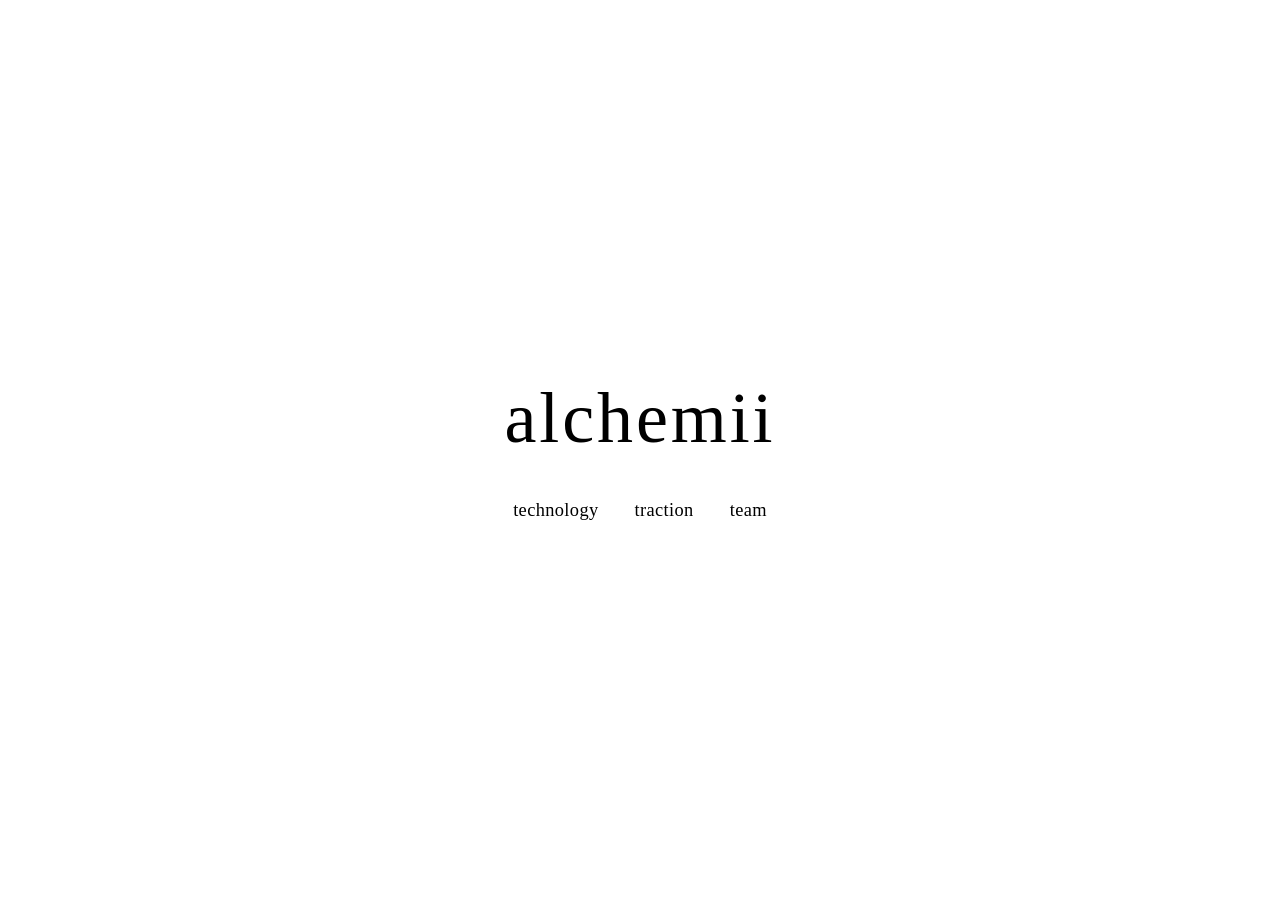
<file: index.html>
<!DOCTYPE html>
<html lang="en">
<head>
    <meta charset="UTF-8">
    <meta name="viewport" content="width=device-width, initial-scale=1.0">
    <title>alchemii</title>
    <link rel="icon" href="AlchemII_logo_symbol.png">
    <link rel="stylesheet" href="style.css">
</head>
<body>
    <main class="landing">
        <span class="wordmark">alchemii</span>
        <nav>
            <a href="technology.html">technology</a>
            <a href="traction.html">traction</a>
            <a href="team.html">team</a>
        </nav>
    </main>
</body>
</html>
</file>
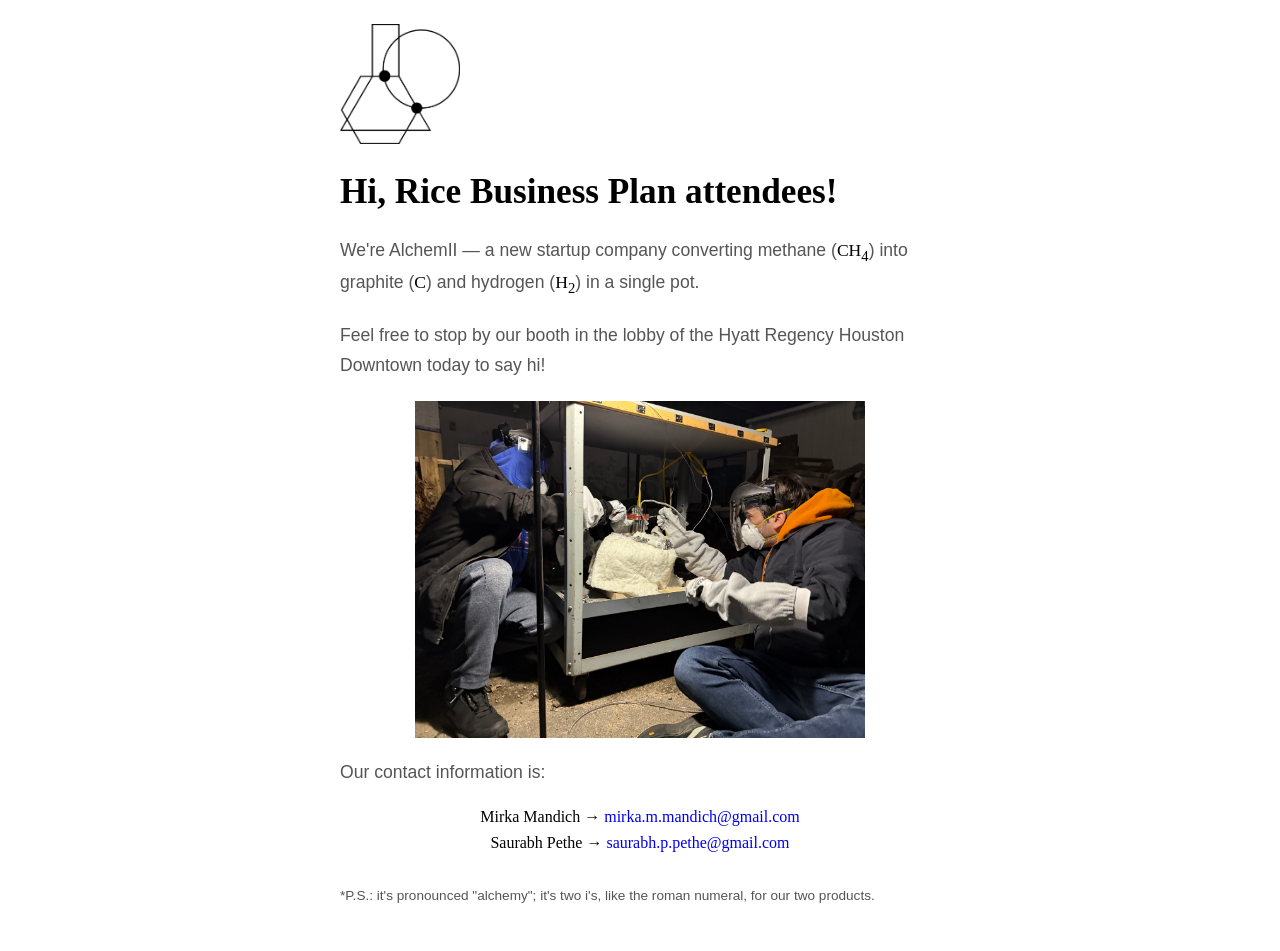
<file: v1/index.html>
<!DOCTYPE html>
<html lang="en">
<head>
    <meta charset="UTF-8">
    <meta name="viewport" content="width=device-width, initial-scale=1.0">
    <title>AlchemII</title>
    <style>
        * {
            margin: 0;
            padding: 0;
            box-sizing: border-box;
        }

        body {
            font-family: -apple-system, BlinkMacSystemFont, "Segoe UI", Roboto, sans-serif;
            background-color: #ffffff;
            color: #555555;
            min-height: 100vh;
            display: flex;
            justify-content: center;
            align-items: center;
            padding: 24px;
        }

        .container {
            max-width: 600px;
            width: 100%;
        }

        .logo {
            width: 120px;
            height: 120px;
            margin-bottom: 24px;
            border-radius: 16px;
        }

        h1 {
            font-family: "Times New Roman", Times, serif;
            font-size: 2.2rem;
            color: #000000;
            margin-bottom: 24px;
        }

        p {
            font-size: 1.1rem;
            line-height: 1.7;
            margin-bottom: 20px;
        }

        .photo {
            width: 75%;
            border-radius: 0;
            margin-bottom: 20px;
            display: block;
            margin-left: auto;
            margin-right: auto;
        }

        .contact {
            margin-top: 12px;
            text-align: center;
            font-family: "Times New Roman", Times, serif;
            color: #000000;
        }

        .contact a {
            color: #0000EE;
            text-decoration: none;
        }

        .contact a:hover {
            text-decoration: underline;
        }

        .person {
            margin-bottom: 8px;
        }

        .formula {
            font-family: "Times New Roman", Times, serif;
            color: #000000;
        }

        .ps {
            font-size: 0.85rem;
            margin-top: 32px;
        }
    </style>
</head>
<body>
    <div class="container">
        <img src="AlchemII_logo_symbol.png" alt="AlchemII logo" class="logo">
        <h1>Hi, Rice Business Plan attendees!</h1>

        <p>We're AlchemII &mdash; a new startup company converting methane (<span class="formula">CH<sub>4</sub></span>) into graphite (<span class="formula">C</span>) and hydrogen (<span class="formula">H<sub>2</sub></span>) in a single pot.</p>

        <p>Feel free to stop by our booth in the lobby of the Hyatt Regency Houston Downtown today to say hi!</p>

        <img src="IMG_3557.JPG" alt="First AlchemII experiment" class="photo">

        <p>Our contact information is:</p>

        <div class="contact">
            <div class="person">Mirka Mandich &rarr; <a href="mailto:mirka.m.mandich@gmail.com">mirka.m.mandich@gmail.com</a></div>
            <div class="person">Saurabh Pethe &rarr; <a href="mailto:saurabh.p.pethe@gmail.com">saurabh.p.pethe@gmail.com</a></div>
        </div>

        <p class="ps">*P.S.: it's pronounced "alchemy"; it's two i's, like the roman numeral, for our two products.</p>
    </div>
</body>
</html>
</file>
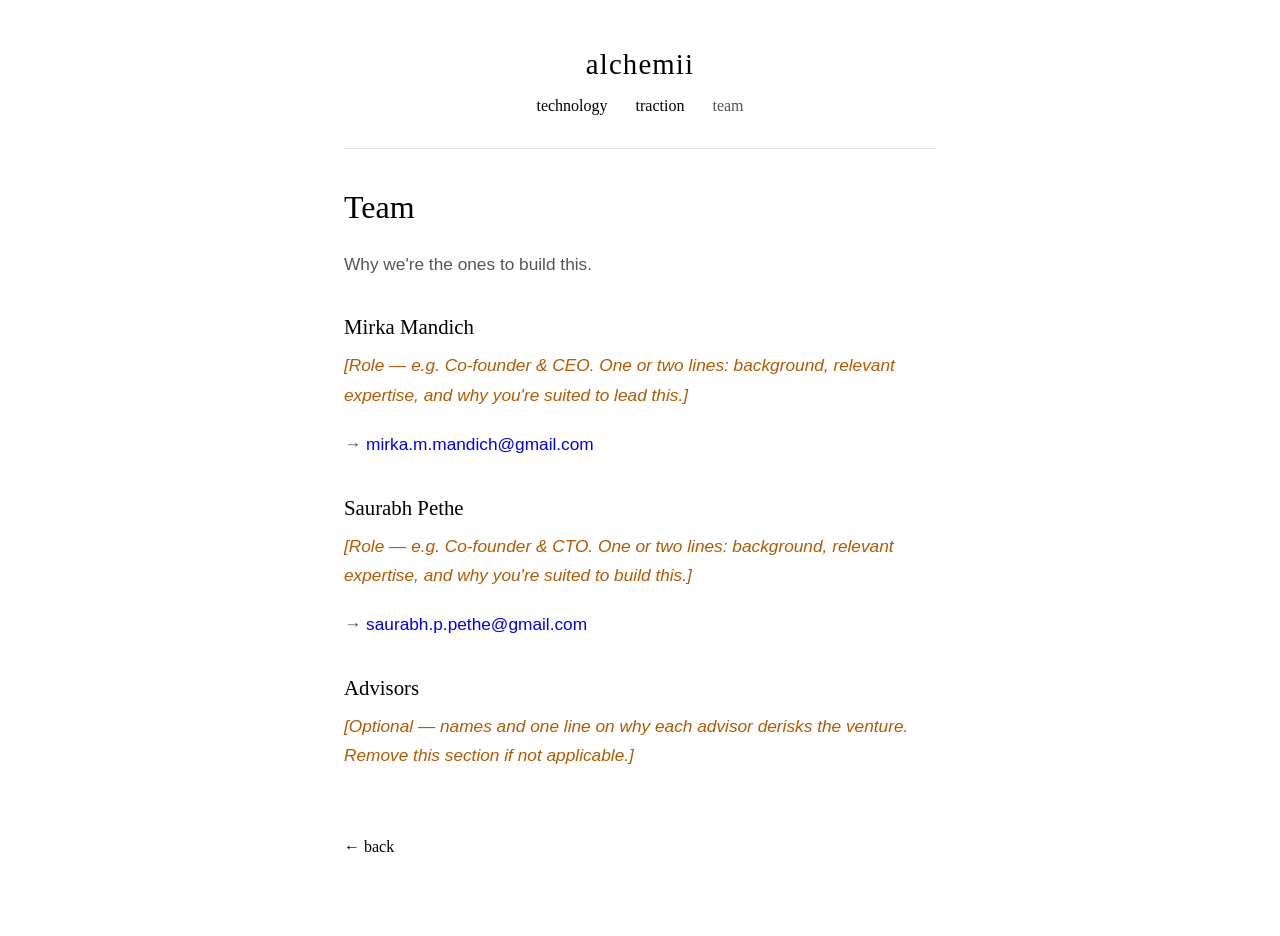
<file: team.html>
<!DOCTYPE html>
<html lang="en">
<head>
    <meta charset="UTF-8">
    <meta name="viewport" content="width=device-width, initial-scale=1.0">
    <title>alchemii — team</title>
    <link rel="icon" href="AlchemII_logo_symbol.png">
    <link rel="stylesheet" href="style.css">
</head>
<body>
    <article class="page">
        <header>
            <a href="index.html" class="wordmark">alchemii</a>
            <nav class="subnav">
                <a href="technology.html">technology</a>
                <a href="traction.html">traction</a>
                <a href="team.html" aria-current="page">team</a>
            </nav>
        </header>

        <h1>Team</h1>

        <p>Why we're the ones to build this.</p>

        <h2>Mirka Mandich</h2>
        <p class="todo">[Role &mdash; e.g. Co-founder & CEO. One or two lines: background,
        relevant expertise, and why you're suited to lead this.]</p>
        <p>&rarr; <a class="email" href="mailto:mirka.m.mandich@gmail.com">mirka.m.mandich@gmail.com</a></p>

        <h2>Saurabh Pethe</h2>
        <p class="todo">[Role &mdash; e.g. Co-founder & CTO. One or two lines: background,
        relevant expertise, and why you're suited to build this.]</p>
        <p>&rarr; <a class="email" href="mailto:saurabh.p.pethe@gmail.com">saurabh.p.pethe@gmail.com</a></p>

        <h2>Advisors</h2>
        <p class="todo">[Optional &mdash; names and one line on why each advisor derisks the
        venture. Remove this section if not applicable.]</p>

        <a href="index.html" class="back">&larr; back</a>
    </article>
</body>
</html>
</file>
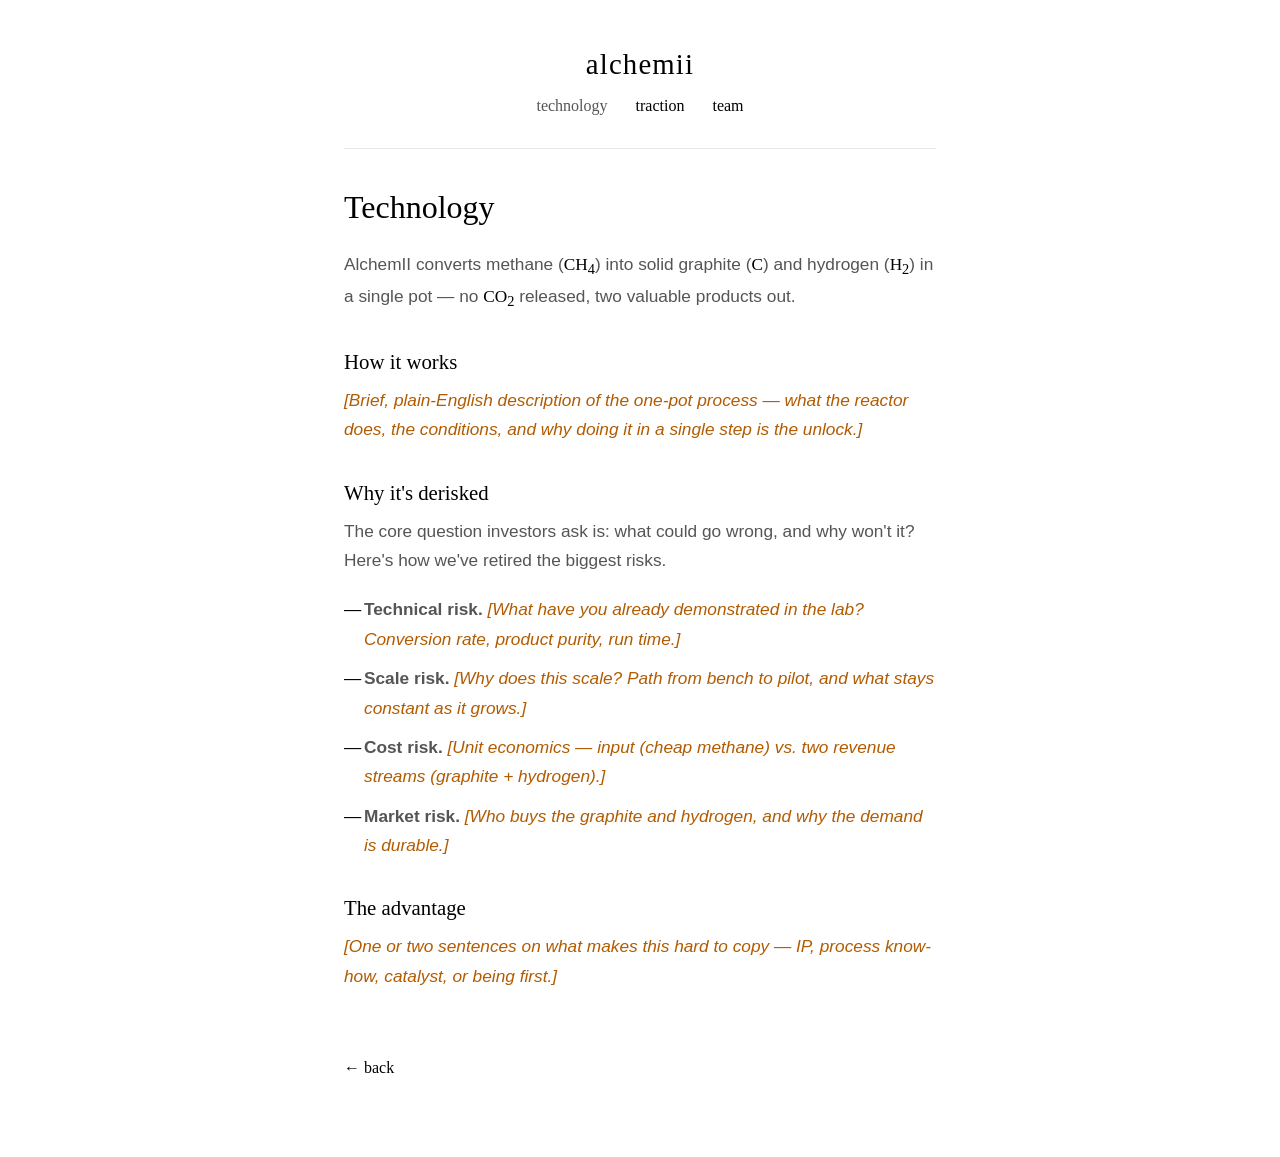
<file: technology.html>
<!DOCTYPE html>
<html lang="en">
<head>
    <meta charset="UTF-8">
    <meta name="viewport" content="width=device-width, initial-scale=1.0">
    <title>alchemii — technology</title>
    <link rel="icon" href="AlchemII_logo_symbol.png">
    <link rel="stylesheet" href="style.css">
</head>
<body>
    <article class="page">
        <header>
            <a href="index.html" class="wordmark">alchemii</a>
            <nav class="subnav">
                <a href="technology.html" aria-current="page">technology</a>
                <a href="traction.html">traction</a>
                <a href="team.html">team</a>
            </nav>
        </header>

        <h1>Technology</h1>

        <p>AlchemII converts methane (<span class="formula">CH<sub>4</sub></span>) into
        solid graphite (<span class="formula">C</span>) and hydrogen
        (<span class="formula">H<sub>2</sub></span>) in a single pot &mdash; no
        <span class="formula">CO<sub>2</sub></span> released, two valuable products out.</p>

        <h2>How it works</h2>
        <p class="todo">[Brief, plain-English description of the one-pot process &mdash; what
        the reactor does, the conditions, and why doing it in a single step is the unlock.]</p>

        <h2>Why it's derisked</h2>
        <p>The core question investors ask is: what could go wrong, and why won't it?
        Here's how we've retired the biggest risks.</p>
        <ul>
            <li><strong>Technical risk.</strong> <span class="todo">[What have you already
            demonstrated in the lab? Conversion rate, product purity, run time.]</span></li>
            <li><strong>Scale risk.</strong> <span class="todo">[Why does this scale? Path
            from bench to pilot, and what stays constant as it grows.]</span></li>
            <li><strong>Cost risk.</strong> <span class="todo">[Unit economics &mdash; input
            (cheap methane) vs. two revenue streams (graphite + hydrogen).]</span></li>
            <li><strong>Market risk.</strong> <span class="todo">[Who buys the graphite and
            hydrogen, and why the demand is durable.]</span></li>
        </ul>

        <h2>The advantage</h2>
        <p class="todo">[One or two sentences on what makes this hard to copy &mdash; IP,
        process know-how, catalyst, or being first.]</p>

        <a href="index.html" class="back">&larr; back</a>
    </article>
</body>
</html>
</file>
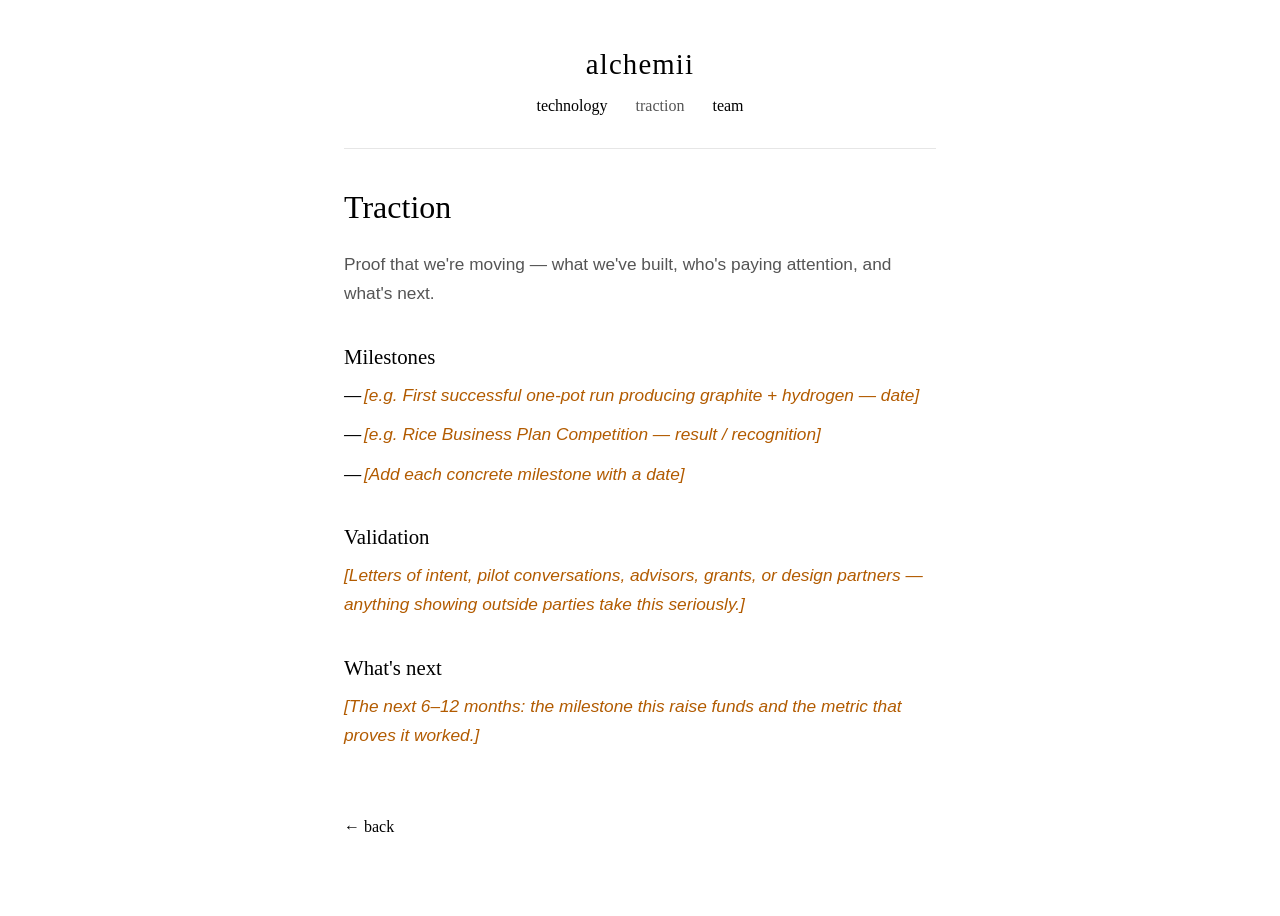
<file: traction.html>
<!DOCTYPE html>
<html lang="en">
<head>
    <meta charset="UTF-8">
    <meta name="viewport" content="width=device-width, initial-scale=1.0">
    <title>alchemii — traction</title>
    <link rel="icon" href="AlchemII_logo_symbol.png">
    <link rel="stylesheet" href="style.css">
</head>
<body>
    <article class="page">
        <header>
            <a href="index.html" class="wordmark">alchemii</a>
            <nav class="subnav">
                <a href="technology.html">technology</a>
                <a href="traction.html" aria-current="page">traction</a>
                <a href="team.html">team</a>
            </nav>
        </header>

        <h1>Traction</h1>

        <p>Proof that we're moving &mdash; what we've built, who's paying attention, and
        what's next.</p>

        <h2>Milestones</h2>
        <ul>
            <li class="todo">[e.g. First successful one-pot run producing graphite + hydrogen &mdash; date]</li>
            <li class="todo">[e.g. Rice Business Plan Competition &mdash; result / recognition]</li>
            <li class="todo">[Add each concrete milestone with a date]</li>
        </ul>

        <h2>Validation</h2>
        <p class="todo">[Letters of intent, pilot conversations, advisors, grants, or design
        partners &mdash; anything showing outside parties take this seriously.]</p>

        <h2>What's next</h2>
        <p class="todo">[The next 6&ndash;12 months: the milestone this raise funds and the
        metric that proves it worked.]</p>

        <a href="index.html" class="back">&larr; back</a>
    </article>
</body>
</html>
</file>
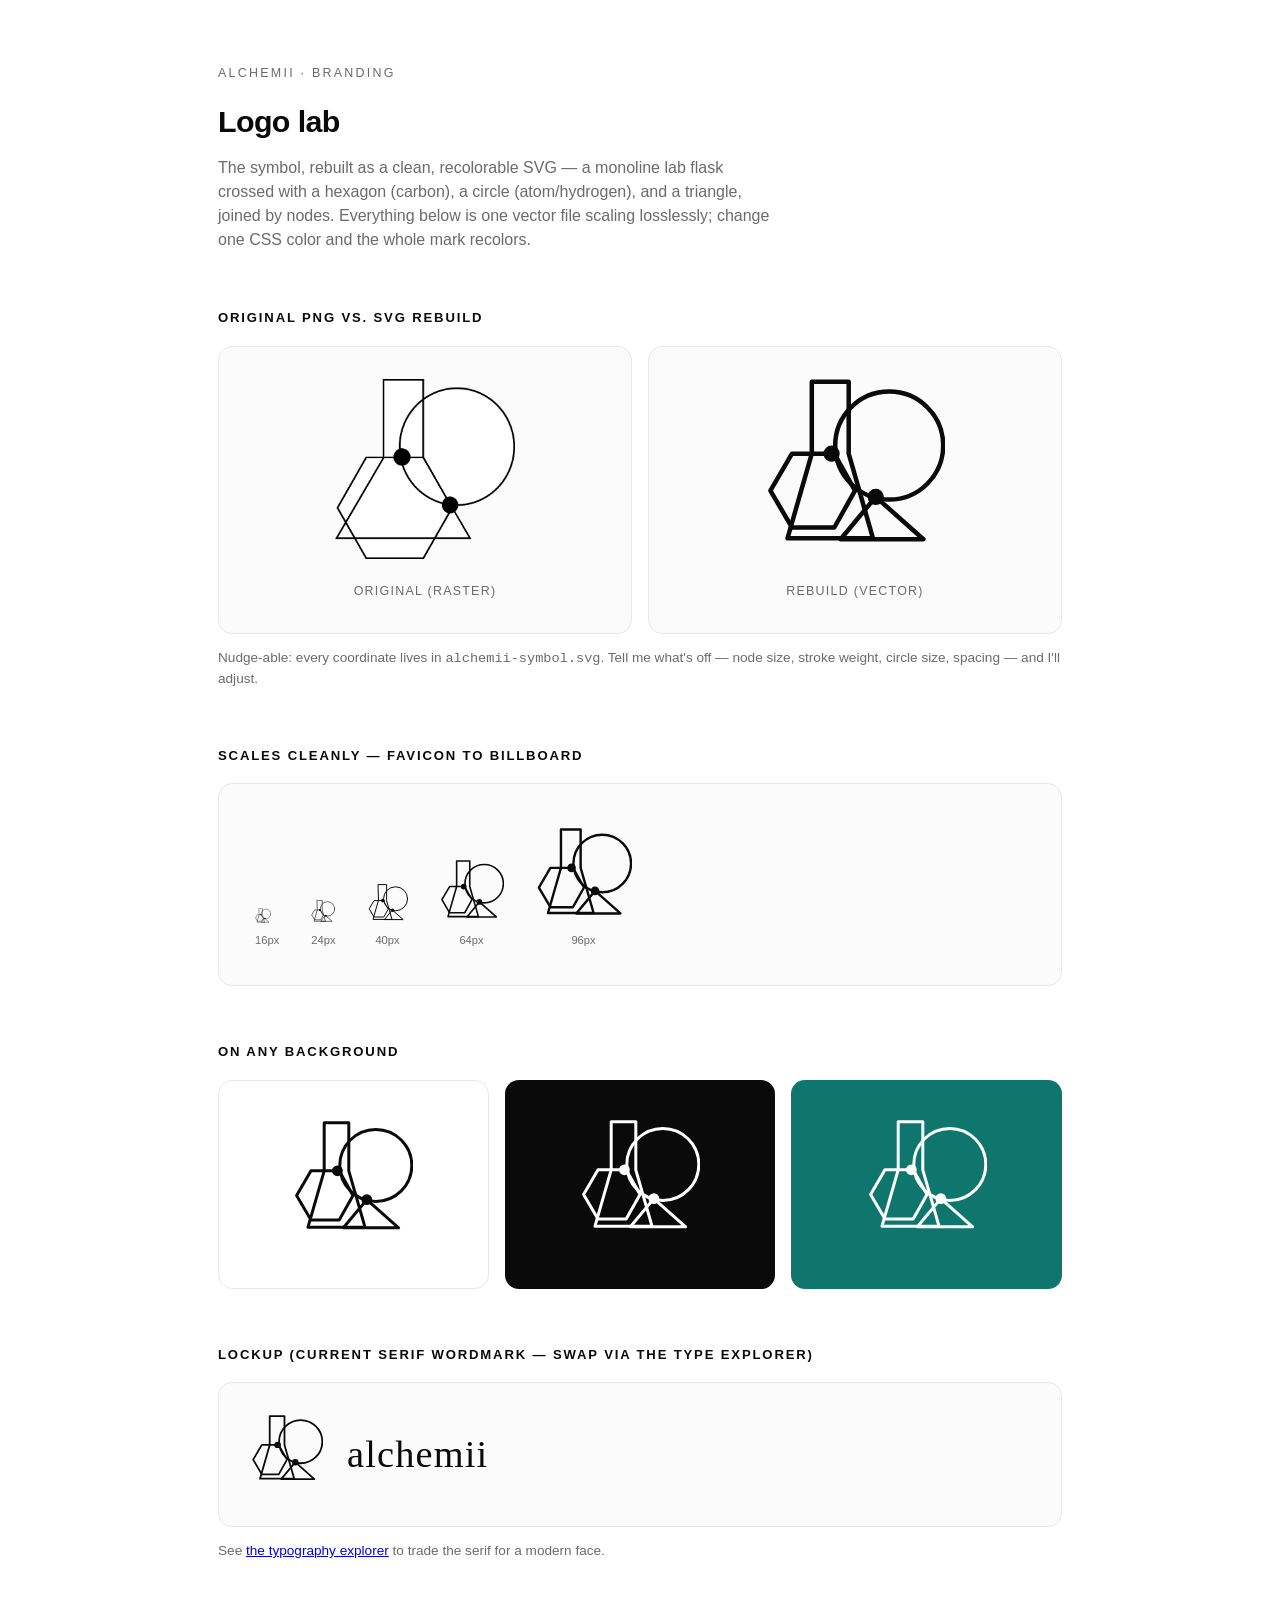
<file: branding/logo/logo-lab.html>
<!DOCTYPE html>
<html lang="en">
<head>
<meta charset="UTF-8">
<meta name="viewport" content="width=device-width, initial-scale=1.0">
<title>alchemii — logo lab</title>
<style>
  * { margin: 0; padding: 0; box-sizing: border-box; }
  :root {
    --ink: #0a0a0a; --muted: #6b6b6b; --line: #e8e8e8; --bg: #ffffff;
    --ui: -apple-system, BlinkMacSystemFont, "Segoe UI", Roboto, sans-serif;
  }
  body { font-family: var(--ui); background: var(--bg); color: var(--ink); line-height: 1.5; -webkit-font-smoothing: antialiased; }
  .container { max-width: 900px; margin: 0 auto; padding: 64px 28px 120px; }
  .eyebrow { font-size: 0.78rem; letter-spacing: 0.18em; text-transform: uppercase; color: var(--muted); margin-bottom: 16px; }
  h1 { font-size: 1.9rem; font-weight: 700; letter-spacing: -0.02em; margin-bottom: 12px; }
  .lead { color: var(--muted); max-width: 62ch; }
  .sect { margin-top: 56px; }
  .sect h2 { font-size: 0.82rem; letter-spacing: 0.14em; text-transform: uppercase; color: var(--ink); font-weight: 700; margin-bottom: 18px; }

  /* Side-by-side original vs rebuild */
  .compare { display: grid; grid-template-columns: 1fr 1fr; gap: 16px; }
  .panel { border: 1px solid var(--line); border-radius: 14px; padding: 32px; text-align: center; background: #fbfbfb; }
  .panel img, .panel svg { width: 180px; height: 180px; color: var(--ink); }
  .panel .tag { display: block; margin-top: 16px; font-size: 0.78rem; letter-spacing: 0.1em; text-transform: uppercase; color: var(--muted); }

  /* Size ramp */
  .ramp { display: flex; align-items: flex-end; gap: 32px; flex-wrap: wrap; border: 1px solid var(--line); border-radius: 14px; padding: 36px; background: #fbfbfb; }
  .ramp svg { color: var(--ink); display: block; }
  .s16 { width: 16px; height: 16px; } .s24 { width: 24px; height: 24px; }
  .s40 { width: 40px; height: 40px; } .s64 { width: 64px; height: 64px; }
  .s96 { width: 96px; height: 96px; }
  .ramp .cell { text-align: center; } .ramp .cell span { display:block; margin-top: 8px; font-size: 0.7rem; color: var(--muted); }

  /* Backgrounds */
  .bgs { display: grid; grid-template-columns: repeat(3, 1fr); gap: 16px; }
  .bg { border-radius: 14px; padding: 40px; text-align: center; }
  .bg svg { width: 120px; height: 120px; }
  .bg.light { background: #fff; border: 1px solid var(--line); color: #0a0a0a; }
  .bg.dark { background: #0a0a0a; color: #fff; }
  .bg.accent { background: #0f766e; color: #fff; }

  /* Lockup */
  .lockup { display: flex; align-items: center; gap: 24px; border: 1px solid var(--line); border-radius: 14px; padding: 32px; background: #fbfbfb; }
  .lockup svg { width: 72px; height: 72px; color: var(--ink); flex: 0 0 auto; }
  .lockup .wm { font-family: "Times New Roman", Times, serif; font-size: 2.4rem; letter-spacing: 0.03em; }
  .hint { margin-top: 14px; font-size: 0.85rem; color: var(--muted); }
</style>
</head>
<body>
<div class="container">
  <div class="eyebrow">alchemii · branding</div>
  <h1>Logo lab</h1>
  <p class="lead">The symbol, rebuilt as a clean, recolorable SVG — a monoline lab flask
  crossed with a hexagon (carbon), a circle (atom/hydrogen), and a triangle, joined by
  nodes. Everything below is one vector file scaling losslessly; change one CSS color and
  the whole mark recolors.</p>

  <div class="sect">
    <h2>Original PNG vs. SVG rebuild</h2>
    <div class="compare">
      <div class="panel">
        <img src="../../AlchemII_logo_symbol.png" alt="Original logo PNG">
        <span class="tag">Original (raster)</span>
      </div>
      <div class="panel" id="p-rebuild">
        <span class="tag">Rebuild (vector)</span>
      </div>
    </div>
    <p class="hint">Nudge-able: every coordinate lives in <code>alchemii-symbol.svg</code>. Tell me
    what's off — node size, stroke weight, circle size, spacing — and I'll adjust.</p>
  </div>

  <div class="sect">
    <h2>Scales cleanly — favicon to billboard</h2>
    <div class="ramp" id="ramp"></div>
  </div>

  <div class="sect">
    <h2>On any background</h2>
    <div class="bgs" id="bgs"></div>
  </div>

  <div class="sect">
    <h2>Lockup (current serif wordmark — swap via the type explorer)</h2>
    <div class="lockup">
      <span id="lk"></span>
      <span class="wm">alchemii</span>
    </div>
    <p class="hint">See <a href="../typography/type-explorer.html">the typography explorer</a> to trade the serif for a modern face.</p>
  </div>
</div>

<script>
const SYMBOL = `<svg viewBox="0 0 200 200" xmlns="http://www.w3.org/2000/svg">
  <g fill="none" stroke="currentColor" stroke-width="5" stroke-linejoin="round" stroke-linecap="round">
    <path d="M52 3 L93 3 L93 83 L120 177 L25 177 L52 83 Z"/>
    <path d="M100 124 L77 83 L30 83 L6 124 L30 165 L77 165 Z"/>
    <circle cx="138" cy="74" r="60"/>
    <path d="M123 131 L176 178 L84 178 Z"/>
  </g>
  <g fill="currentColor"><circle cx="74" cy="83" r="9"/><circle cx="123" cy="131" r="9"/></g>
</svg>`;

document.getElementById('p-rebuild').insertAdjacentHTML('afterbegin', SYMBOL);
document.getElementById('lk').innerHTML = SYMBOL;

document.getElementById('ramp').innerHTML = [16,24,40,64,96].map(s =>
  `<div class="cell"><span class="s${s}">${SYMBOL}</span><span>${s}px</span></div>`).join('');

document.getElementById('bgs').innerHTML =
  ['light','dark','accent'].map(c => `<div class="bg ${c}">${SYMBOL}</div>`).join('');
</script>
</body>
</html>
</file>
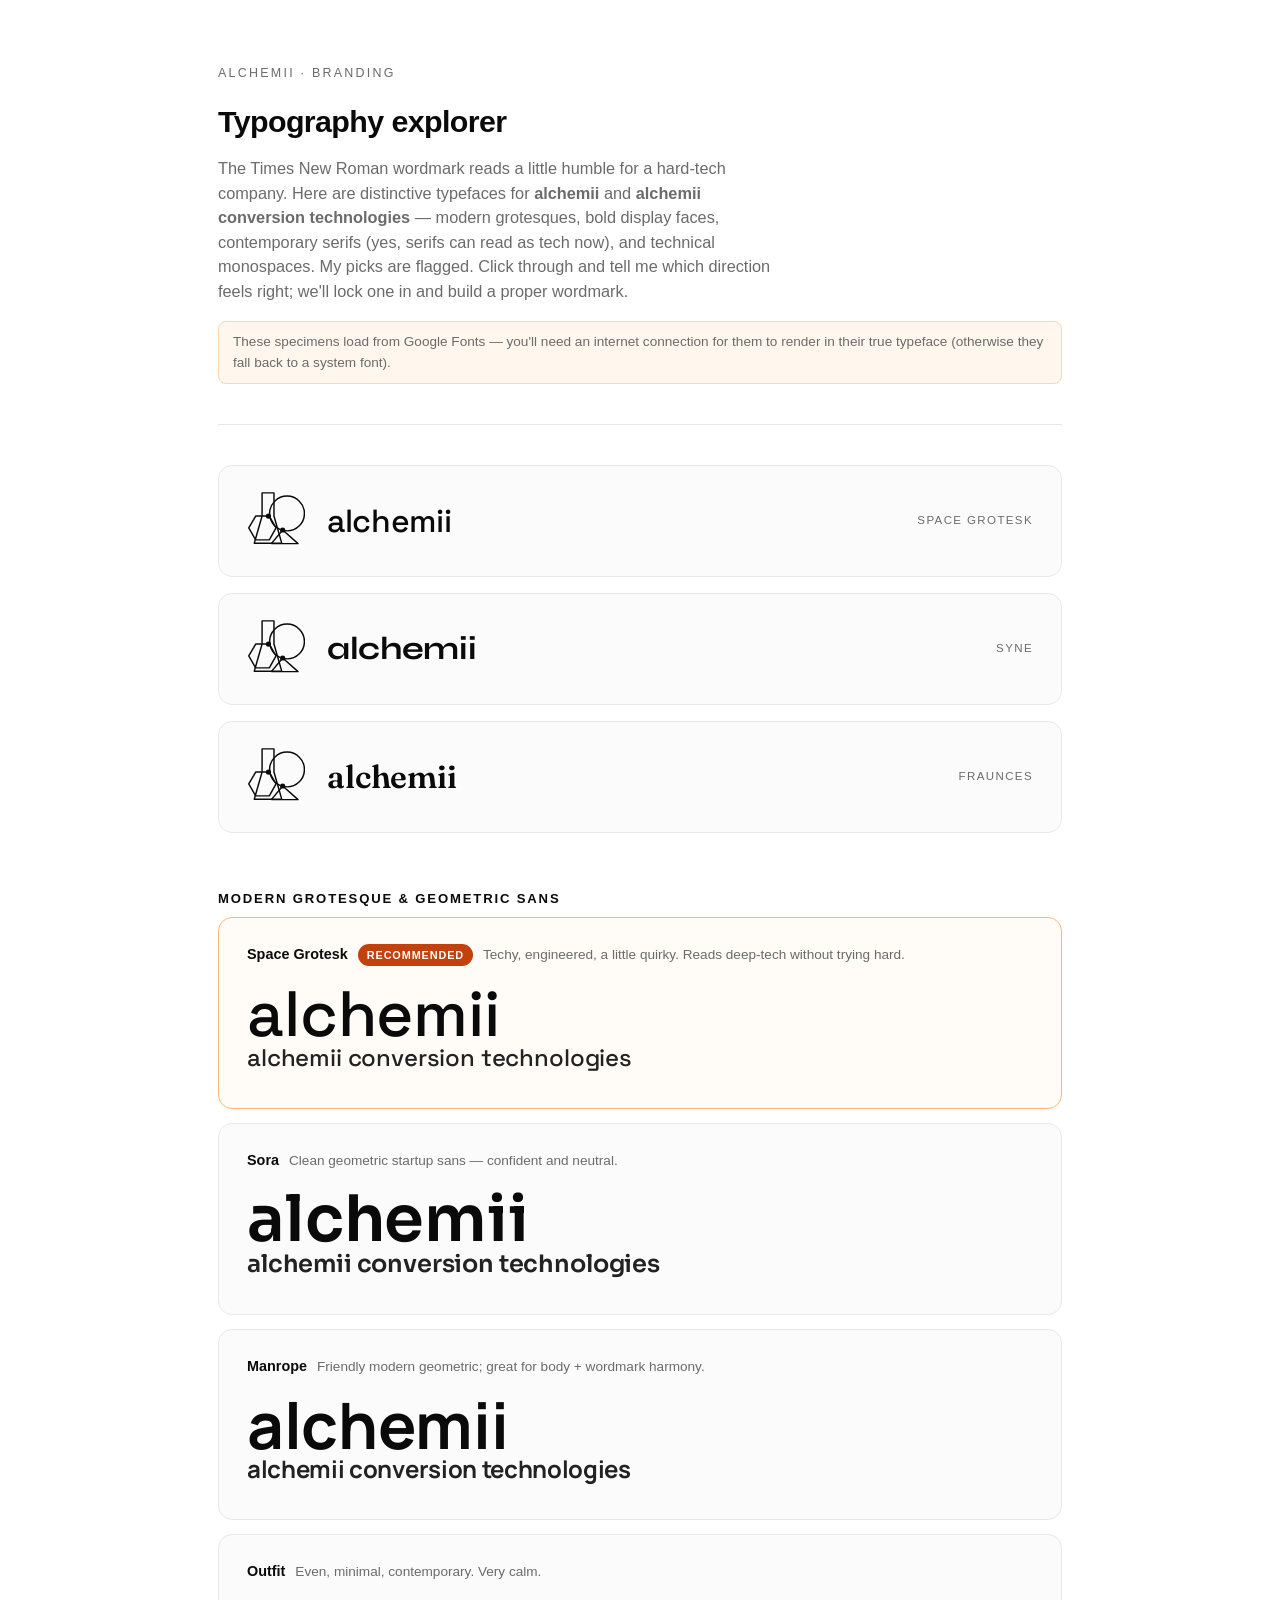
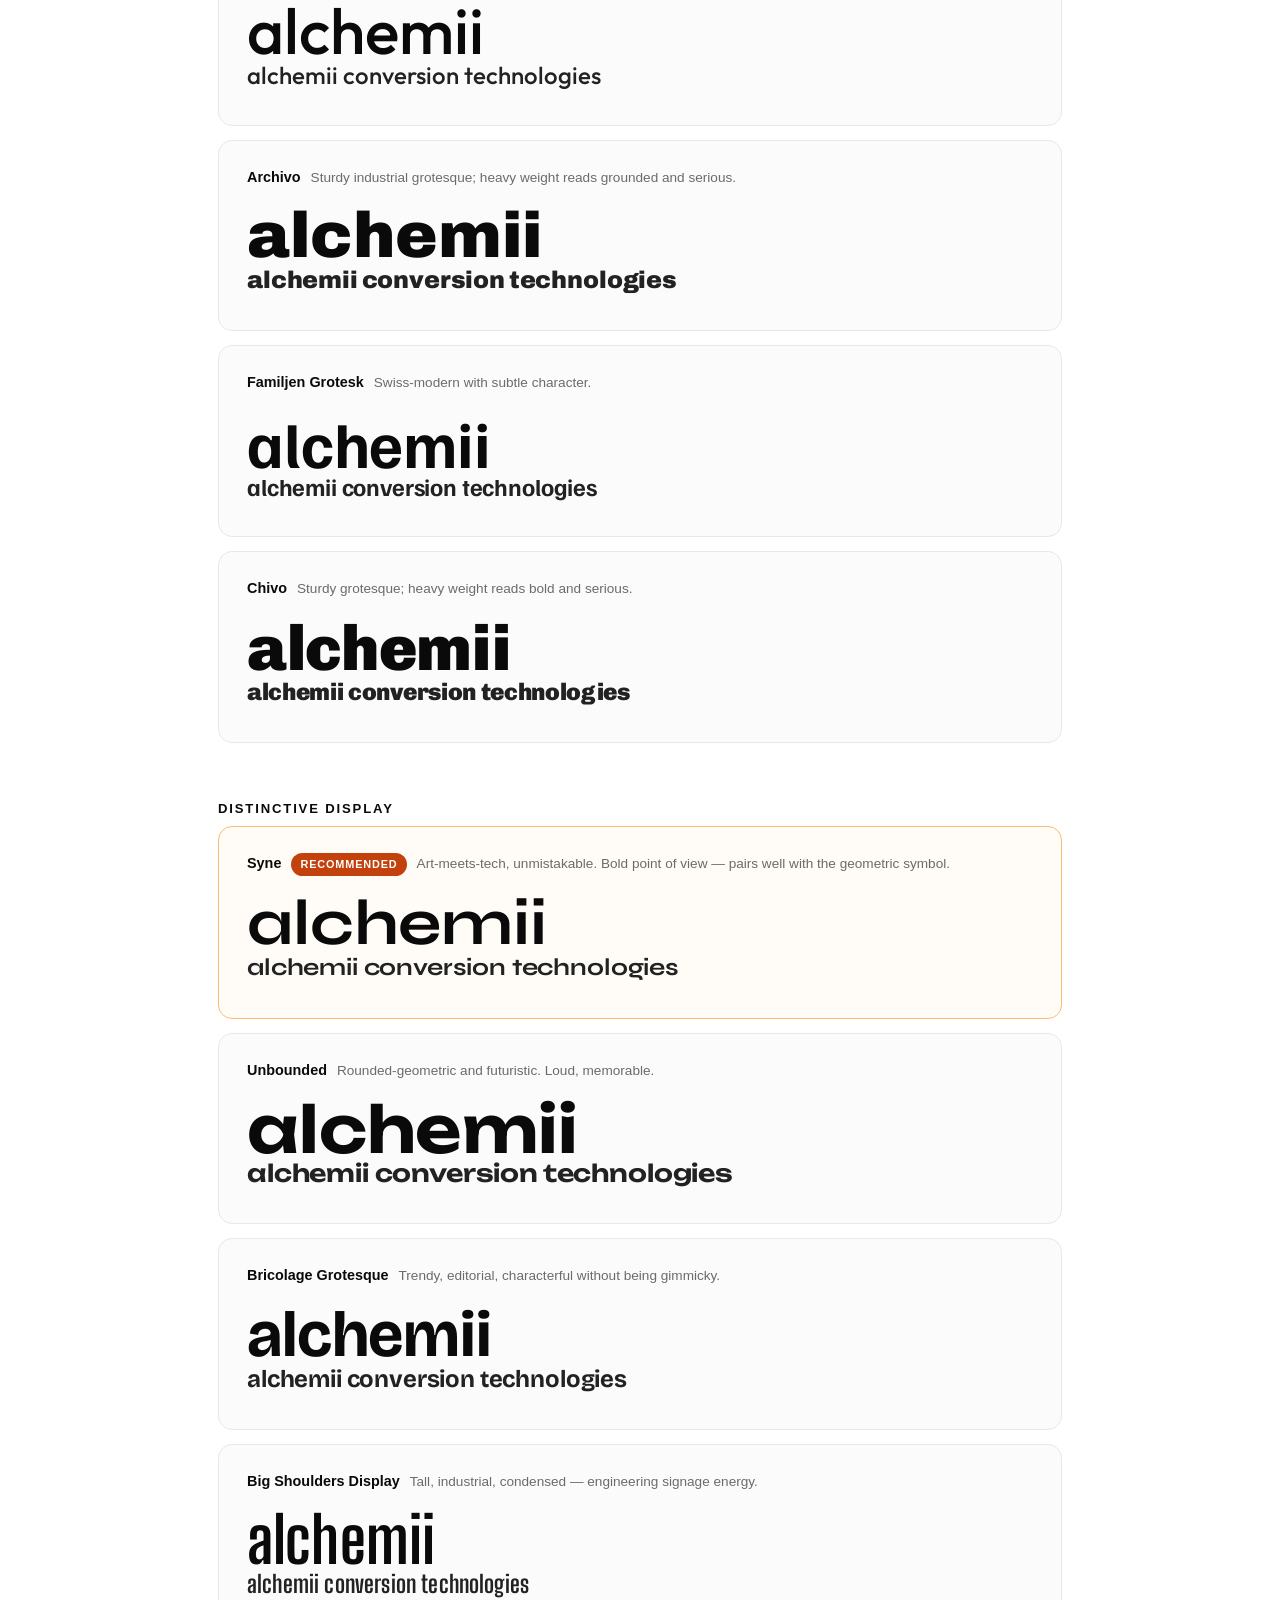
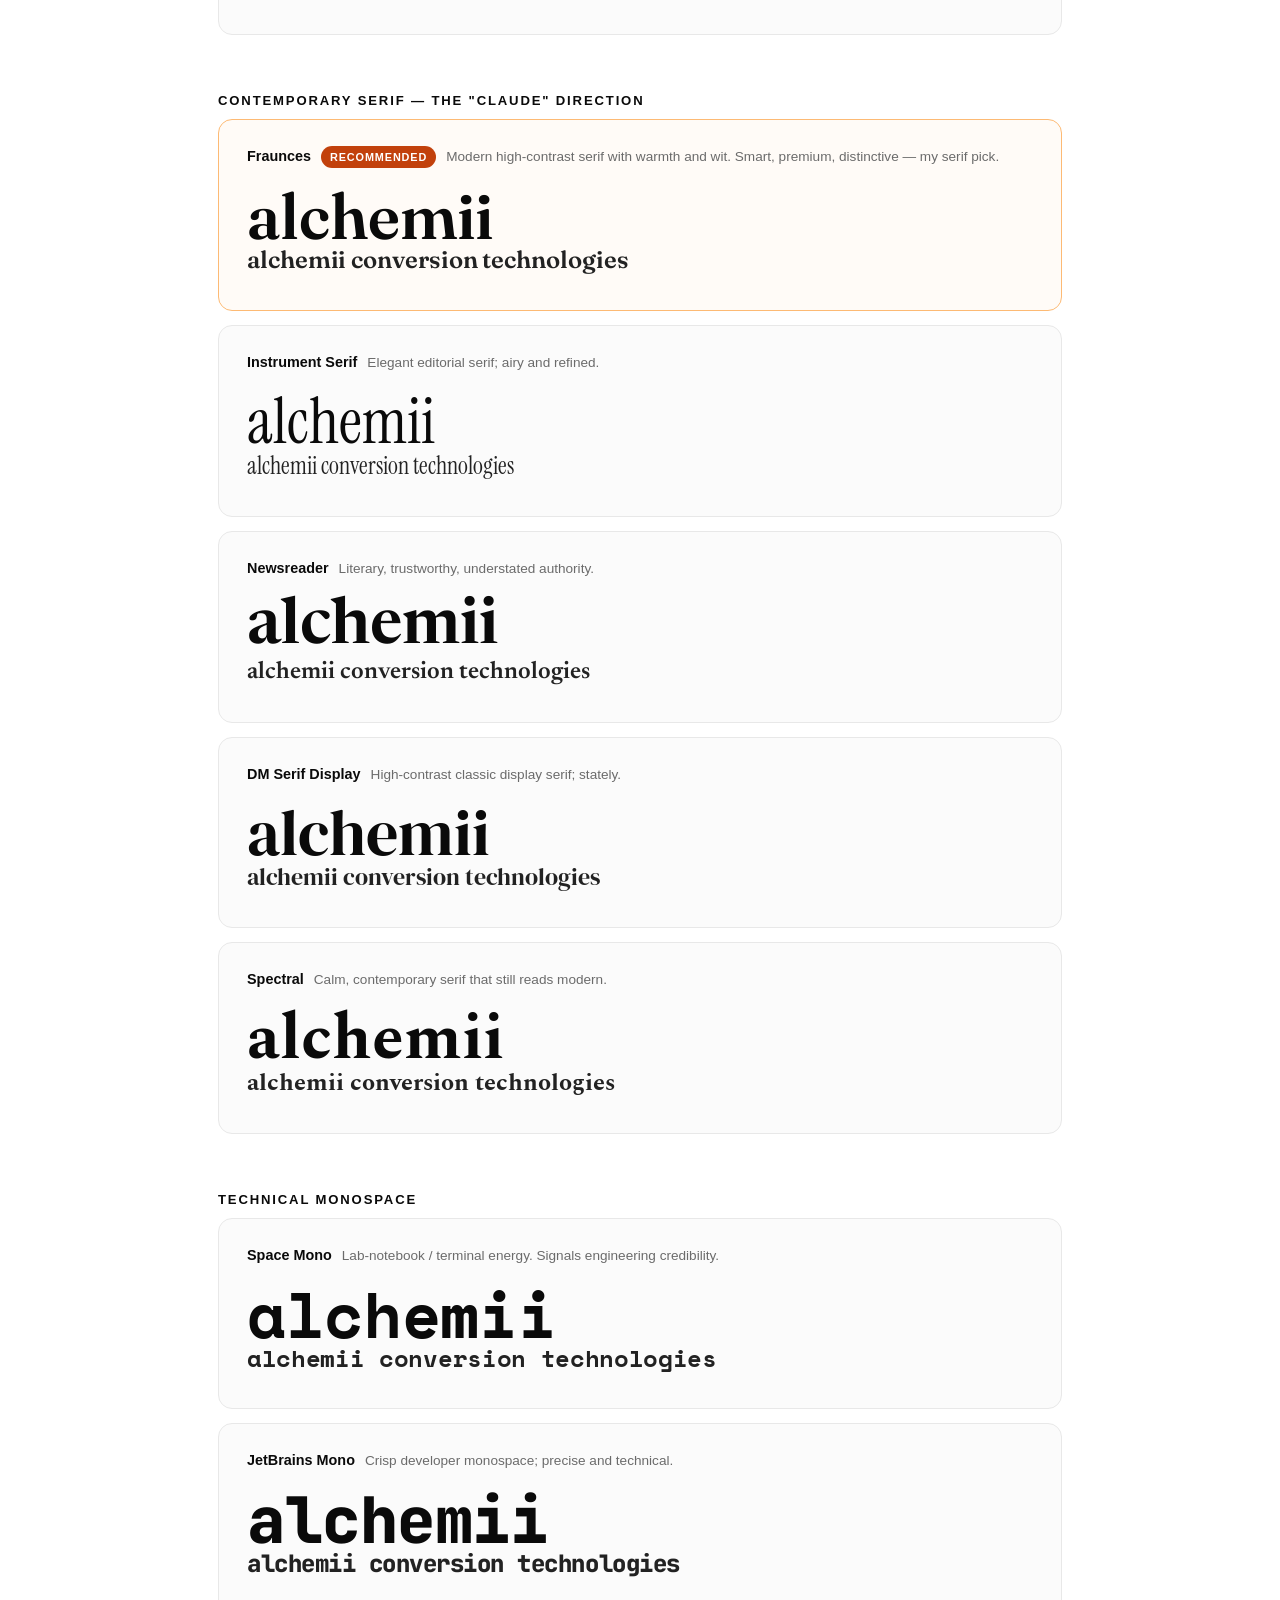
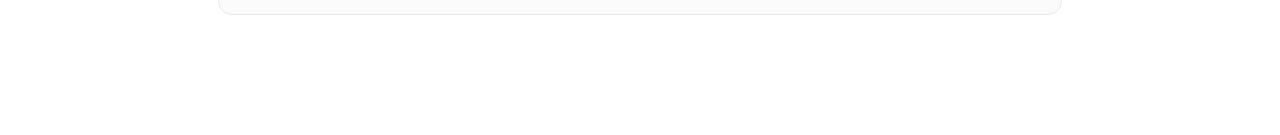
<file: branding/typography/type-explorer.html>
<!DOCTYPE html>
<html lang="en">
<head>
<meta charset="UTF-8">
<meta name="viewport" content="width=device-width, initial-scale=1.0">
<title>alchemii — typography explorer</title>
<link rel="preconnect" href="https://fonts.googleapis.com">
<link rel="preconnect" href="https://fonts.gstatic.com" crossorigin>
<link href="https://fonts.googleapis.com/css2?family=Space+Grotesk:wght@400;500;700&family=Sora:wght@400;600;800&family=Manrope:wght@400;700;800&family=Outfit:wght@300;500;700&family=Archivo:wght@400;700;900&family=Familjen+Grotesk:wght@400;700&family=Chivo:wght@400;700;900&family=Syne:wght@600;700;800&family=Unbounded:wght@400;600;800&family=Bricolage+Grotesque:wght@400;700;800&family=Big+Shoulders+Display:wght@500;700;900&family=Fraunces:ital,opsz,wght@0,9..144,400;0,9..144,600;0,9..144,900&family=Instrument+Serif&family=Newsreader:opsz,wght@6..72,400;6..72,600&family=DM+Serif+Display&family=Spectral:wght@400;700&family=Space+Mono:wght@400;700&family=JetBrains+Mono:wght@400;700;800&display=swap" rel="stylesheet">
<style>
  * { margin: 0; padding: 0; box-sizing: border-box; }
  :root {
    --ink: #0a0a0a;
    --muted: #6b6b6b;
    --line: #e8e8e8;
    --bg: #ffffff;
    --card: #fbfbfb;
    --accent: #c2410c;
    --ui: -apple-system, BlinkMacSystemFont, "Segoe UI", Roboto, sans-serif;
  }
  body {
    font-family: var(--ui);
    background: var(--bg);
    color: var(--ink);
    line-height: 1.5;
    -webkit-font-smoothing: antialiased;
  }
  .container { max-width: 900px; margin: 0 auto; padding: 64px 28px 120px; }

  /* Intro */
  .intro { border-bottom: 1px solid var(--line); padding-bottom: 40px; margin-bottom: 12px; }
  .eyebrow { font-size: 0.78rem; letter-spacing: 0.18em; text-transform: uppercase; color: var(--muted); margin-bottom: 16px; }
  .intro h1 { font-family: var(--ui); font-size: 1.9rem; font-weight: 700; letter-spacing: -0.02em; margin-bottom: 12px; }
  .intro p { color: var(--muted); max-width: 62ch; font-size: 1.02rem; }
  .note { margin-top: 18px; font-size: 0.85rem; color: var(--muted); background: #fff7ed; border: 1px solid #fed7aa; border-radius: 8px; padding: 10px 14px; display: inline-block; }

  /* Lockups with the symbol */
  .lockups { display: grid; gap: 16px; grid-template-columns: 1fr; margin: 40px 0 20px; }
  .lockup { display: flex; align-items: center; gap: 22px; padding: 26px 28px; border: 1px solid var(--line); border-radius: 14px; background: var(--card); }
  .lockup svg { width: 58px; height: 58px; flex: 0 0 auto; color: var(--ink); }
  .lockup .name { font-size: 2rem; line-height: 1; color: var(--ink); }
  .lockup .lbl { margin-left: auto; font-size: 0.72rem; letter-spacing: 0.12em; text-transform: uppercase; color: var(--muted); }

  /* Category headers */
  .cat { margin: 56px 0 8px; font-size: 0.82rem; letter-spacing: 0.14em; text-transform: uppercase; color: var(--ink); font-weight: 700; }
  .cat span { color: var(--muted); font-weight: 400; text-transform: none; letter-spacing: 0; }

  /* Specimen cards */
  .grid { display: grid; gap: 14px; }
  .card { border: 1px solid var(--line); border-radius: 14px; padding: 26px 28px; background: var(--card); position: relative; }
  .card.rec { border-color: #fdba74; background: #fffbf7; }
  .card .meta { display: flex; align-items: baseline; gap: 10px; margin-bottom: 16px; flex-wrap: wrap; }
  .card .fname { font-size: 0.9rem; font-weight: 600; color: var(--ink); }
  .card .fnote { font-size: 0.85rem; color: var(--muted); }
  .badge { font-size: 0.68rem; letter-spacing: 0.08em; text-transform: uppercase; color: #fff; background: var(--accent); border-radius: 20px; padding: 3px 9px; font-weight: 600; }
  .display { color: var(--ink); line-height: 1; margin-bottom: 12px; word-break: break-word; }
  .word { font-size: clamp(2.4rem, 7vw, 4rem); display: block; }
  .full { font-size: clamp(1rem, 3vw, 1.5rem); display: block; color: #222; }
</style>
</head>
<body>
<div class="container">

  <div class="intro">
    <div class="eyebrow">alchemii · branding</div>
    <h1>Typography explorer</h1>
    <p>The Times New Roman wordmark reads a little humble for a hard-tech company.
    Here are distinctive typefaces for <strong>alchemii</strong> and
    <strong>alchemii conversion technologies</strong> — modern grotesques, bold
    display faces, contemporary serifs (yes, serifs can read as tech now), and
    technical monospaces. My picks are flagged. Click through and tell me which
    direction feels right; we'll lock one in and build a proper wordmark.</p>
    <div class="note">These specimens load from Google Fonts — you'll need an internet
    connection for them to render in their true typeface (otherwise they fall back to a system font).</div>
  </div>

  <!-- Lockup previews pairing the symbol with three shortlisted faces -->
  <div class="lockups" id="lockups"></div>

  <div id="specimens"></div>

</div>

<script>
// The recreated symbol (inline so lockups can recolor it)
const SYMBOL = `<svg viewBox="0 0 200 200" xmlns="http://www.w3.org/2000/svg">
  <g fill="none" stroke="currentColor" stroke-width="5" stroke-linejoin="round" stroke-linecap="round">
    <path d="M52 3 L93 3 L93 83 L120 177 L25 177 L52 83 Z"/>
    <path d="M100 124 L77 83 L30 83 L6 124 L30 165 L77 165 Z"/>
    <circle cx="138" cy="74" r="60"/>
    <path d="M123 131 L176 178 L84 178 Z"/>
  </g>
  <g fill="currentColor"><circle cx="74" cy="83" r="9"/><circle cx="123" cy="131" r="9"/></g>
</svg>`;

const SPECIMENS = [
  // category, name, css font-family, weight, letter-spacing, note, recommended
  ['Modern grotesque & geometric sans', [
    ['Space Grotesk', "'Space Grotesk'", 500, '-0.01em', 'Techy, engineered, a little quirky. Reads deep-tech without trying hard.', true],
    ['Sora', "'Sora'", 600, '-0.01em', 'Clean geometric startup sans — confident and neutral.', false],
    ['Manrope', "'Manrope'", 700, '-0.02em', 'Friendly modern geometric; great for body + wordmark harmony.', false],
    ['Outfit', "'Outfit'", 500, '0em', 'Even, minimal, contemporary. Very calm.', false],
    ['Archivo', "'Archivo'", 900, '-0.01em', 'Sturdy industrial grotesque; heavy weight reads grounded and serious.', false],
    ['Familjen Grotesk', "'Familjen Grotesk'", 700, '-0.01em', 'Swiss-modern with subtle character.', false],
    ['Chivo', "'Chivo'", 900, '-0.02em', 'Sturdy grotesque; heavy weight reads bold and serious.', false],
  ]],
  ['Distinctive display', [
    ['Syne', "'Syne'", 700, '-0.01em', 'Art-meets-tech, unmistakable. Bold point of view — pairs well with the geometric symbol.', true],
    ['Unbounded', "'Unbounded'", 600, '-0.01em', 'Rounded-geometric and futuristic. Loud, memorable.', false],
    ['Bricolage Grotesque', "'Bricolage Grotesque'", 700, '-0.01em', 'Trendy, editorial, characterful without being gimmicky.', false],
    ['Big Shoulders Display', "'Big Shoulders Display'", 700, '0.01em', 'Tall, industrial, condensed — engineering signage energy.', false],
  ]],
  ['Contemporary serif — the "Claude" direction', [
    ['Fraunces', "'Fraunces'", 600, '-0.005em', 'Modern high-contrast serif with warmth and wit. Smart, premium, distinctive — my serif pick.', true],
    ['Instrument Serif', "'Instrument Serif'", 400, '0em', 'Elegant editorial serif; airy and refined.', false],
    ['Newsreader', "'Newsreader'", 600, '0em', 'Literary, trustworthy, understated authority.', false],
    ['DM Serif Display', "'DM Serif Display'", 400, '0em', 'High-contrast classic display serif; stately.', false],
    ['Spectral', "'Spectral'", 700, '0em', 'Calm, contemporary serif that still reads modern.', false],
  ]],
  ['Technical monospace', [
    ['Space Mono', "'Space Mono'", 700, '-0.02em', 'Lab-notebook / terminal energy. Signals engineering credibility.', false],
    ['JetBrains Mono', "'JetBrains Mono'", 800, '-0.03em', 'Crisp developer monospace; precise and technical.', false],
  ]],
];

const RECS = [
  ["'Space Grotesk'", 500, '-0.01em'],
  ["'Syne'", 700, '-0.01em'],
  ["'Fraunces'", 600, '-0.005em'],
];

// Pick a sensible generic fallback so a font that fails to load never masquerades as Times
function generic(cat) {
  if (/serif/i.test(cat)) return 'serif';
  if (/mono/i.test(cat)) return 'monospace';
  return 'sans-serif';
}

// Build lockups (recommendations are all sans/serif; give each a matching fallback)
const RECGEN = ['sans-serif', 'sans-serif', 'serif'];
document.getElementById('lockups').innerHTML = RECS.map(([fam, wt, ls], i) => `
  <div class="lockup">
    ${SYMBOL}
    <span class="name" style="font-family:${fam},${RECGEN[i]};font-weight:${wt};letter-spacing:${ls}">alchemii</span>
    <span class="lbl">${fam.replace(/'/g,'')}</span>
  </div>`).join('');

// Build specimen sections
document.getElementById('specimens').innerHTML = SPECIMENS.map(([cat, items]) => `
  <div class="cat">${cat}</div>
  <div class="grid">
    ${items.map(([name, fam, wt, ls, note, rec]) => `
      <div class="card ${rec ? 'rec' : ''}">
        <div class="meta">
          <span class="fname">${name}</span>
          ${rec ? '<span class="badge">recommended</span>' : ''}
          <span class="fnote">${note}</span>
        </div>
        <div class="display" style="font-family:${fam},${generic(cat)};font-weight:${wt};letter-spacing:${ls}">
          <span class="word">alchemii</span>
          <span class="full">alchemii conversion technologies</span>
        </div>
      </div>`).join('')}
  </div>`).join('');
</script>
</body>
</html>
</file>
<file: style.css>
/* AlchemII v2 — shared styles */

* {
    margin: 0;
    padding: 0;
    box-sizing: border-box;
}

:root {
    --ink: #000000;
    --muted: #555555;
    --rule: #e6e6e6;
    --bg: #ffffff;
    --serif: "Times New Roman", Times, serif;
    --sans: -apple-system, BlinkMacSystemFont, "Segoe UI", Roboto, sans-serif;
}

body {
    font-family: var(--sans);
    background-color: var(--bg);
    color: var(--muted);
    min-height: 100vh;
    -webkit-font-smoothing: antialiased;
    text-rendering: optimizeLegibility;
}

/* ---------- Wordmark ---------- */
.wordmark {
    font-family: var(--serif);
    font-weight: 400;
    color: var(--ink);
    letter-spacing: 0.04em;
    text-transform: lowercase;
    text-decoration: none;
    display: inline-block;
}

/* ---------- Landing ---------- */
.landing {
    min-height: 100vh;
    display: flex;
    flex-direction: column;
    justify-content: center;
    align-items: center;
    text-align: center;
    padding: 24px;
}

.landing .wordmark {
    font-size: clamp(2.6rem, 8vw, 4.5rem);
    margin-bottom: 40px;
}

.landing nav {
    display: flex;
    gap: 36px;
    flex-wrap: wrap;
    justify-content: center;
}

.landing nav a {
    font-family: var(--serif);
    font-size: 1.15rem;
    color: var(--ink);
    text-decoration: none;
    letter-spacing: 0.02em;
    padding-bottom: 2px;
    border-bottom: 1px solid transparent;
    transition: border-color 0.15s ease;
}

.landing nav a:hover {
    border-bottom-color: var(--ink);
}

/* ---------- Content pages ---------- */
.page {
    max-width: 640px;
    margin: 0 auto;
    padding: 48px 24px 80px;
}

.page header {
    text-align: center;
    padding-bottom: 32px;
    margin-bottom: 40px;
    border-bottom: 1px solid var(--rule);
}

.page header .wordmark {
    font-size: 1.8rem;
}

.page h1 {
    font-family: var(--serif);
    font-weight: 400;
    color: var(--ink);
    font-size: 2rem;
    margin-bottom: 24px;
}

.page h2 {
    font-family: var(--serif);
    font-weight: 400;
    color: var(--ink);
    font-size: 1.3rem;
    margin: 36px 0 12px;
}

.page p {
    font-size: 1.08rem;
    line-height: 1.7;
    margin-bottom: 20px;
}

.page ul {
    list-style: none;
    margin-bottom: 20px;
}

.page li {
    font-size: 1.08rem;
    line-height: 1.7;
    padding-left: 20px;
    position: relative;
    margin-bottom: 10px;
}

.page li::before {
    content: "\2014";           /* em dash */
    position: absolute;
    left: 0;
    color: var(--ink);
}

.formula {
    font-family: var(--serif);
    color: var(--ink);
}

a.email {
    color: #0000EE;
    text-decoration: none;
}

a.email:hover {
    text-decoration: underline;
}

/* placeholder — remove the styling once real copy is in */
.todo {
    color: #b25b00;
    font-style: italic;
}

/* ---------- Sub-navigation between pages ---------- */
.subnav {
    display: flex;
    gap: 28px;
    justify-content: center;
    margin-top: 16px;
    flex-wrap: wrap;
}

.subnav a {
    font-family: var(--serif);
    font-size: 1rem;
    color: var(--ink);
    text-decoration: none;
    border-bottom: 1px solid transparent;
    transition: border-color 0.15s ease;
}

.subnav a:hover {
    border-bottom-color: var(--ink);
}

.subnav a[aria-current="page"] {
    color: var(--muted);
    pointer-events: none;
}

.back {
    display: inline-block;
    margin-top: 48px;
    font-family: var(--serif);
    color: var(--ink);
    text-decoration: none;
}

.back:hover {
    text-decoration: underline;
}
</file>
